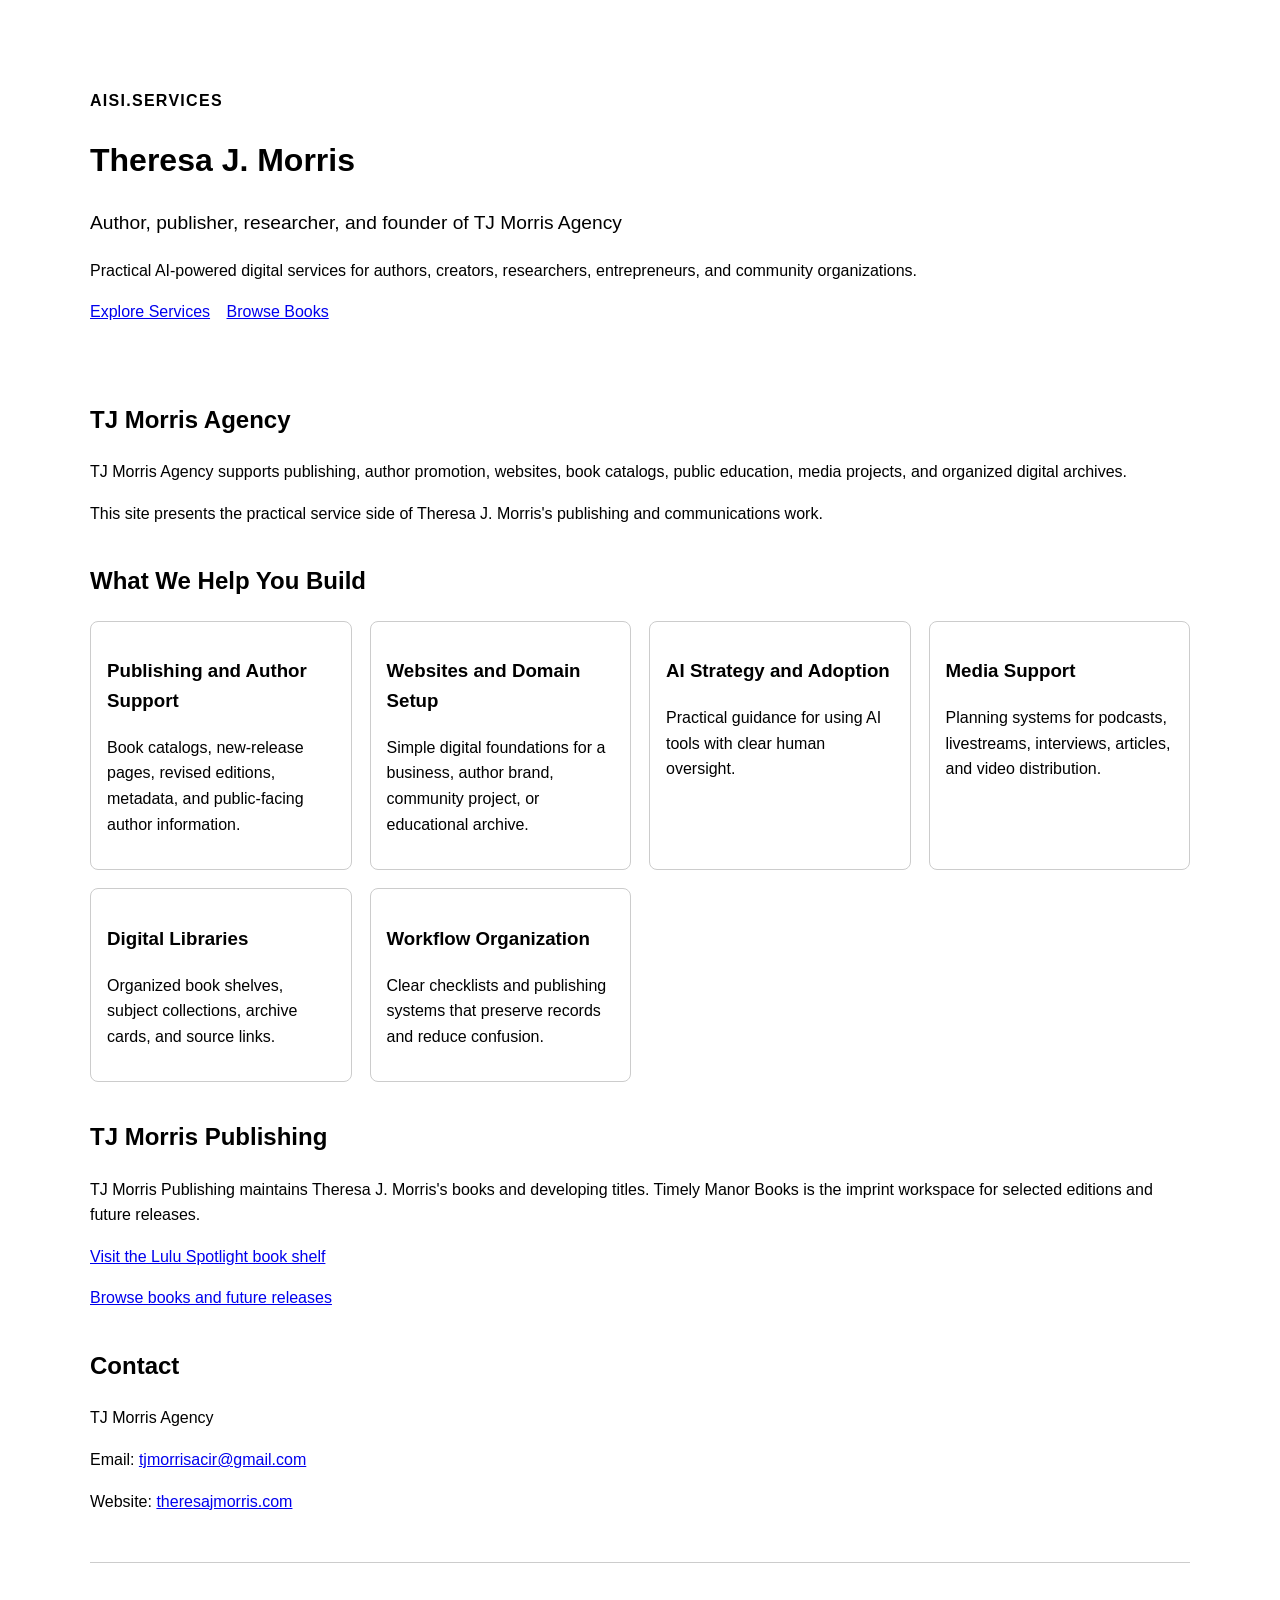
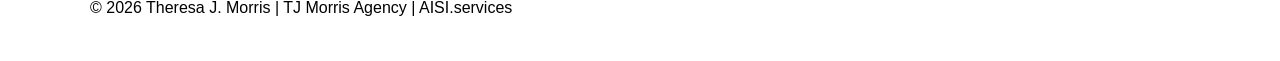
<file: site/index.html>
<!doctype html>
<html lang="en">
<head>
  <meta charset="utf-8">
  <meta name="viewport" content="width=device-width, initial-scale=1">
  <title>AISI.services | Theresa J. Morris and TJ Morris Agency</title>
  <meta name="description" content="AISI.services and TJ Morris Agency support authors, creators, researchers, and small businesses with publishing, websites, media, archives, and practical AI guidance.">
  <link rel="stylesheet" href="styles.css">
</head>
<body>
  <header class="hero">
    <p class="eyebrow">AISI.services</p>
    <h1>Theresa J. Morris</h1>
    <p class="subtitle">Author, publisher, researcher, and founder of TJ Morris Agency</p>
    <p>Practical AI-powered digital services for authors, creators, researchers, entrepreneurs, and community organizations.</p>
    <p class="actions">
      <a href="#services">Explore Services</a>
      <a href="books.html">Browse Books</a>
    </p>
  </header>

  <main>
    <section id="about">
      <h2>TJ Morris Agency</h2>
      <p>TJ Morris Agency supports publishing, author promotion, websites, book catalogs, public education, media projects, and organized digital archives.</p>
      <p>This site presents the practical service side of Theresa J. Morris's publishing and communications work.</p>
    </section>

    <section id="services">
      <h2>What We Help You Build</h2>
      <div class="grid">
        <article><h3>Publishing and Author Support</h3><p>Book catalogs, new-release pages, revised editions, metadata, and public-facing author information.</p></article>
        <article><h3>Websites and Domain Setup</h3><p>Simple digital foundations for a business, author brand, community project, or educational archive.</p></article>
        <article><h3>AI Strategy and Adoption</h3><p>Practical guidance for using AI tools with clear human oversight.</p></article>
        <article><h3>Media Support</h3><p>Planning systems for podcasts, livestreams, interviews, articles, and video distribution.</p></article>
        <article><h3>Digital Libraries</h3><p>Organized book shelves, subject collections, archive cards, and source links.</p></article>
        <article><h3>Workflow Organization</h3><p>Clear checklists and publishing systems that preserve records and reduce confusion.</p></article>
      </div>
    </section>

    <section id="publishing">
      <h2>TJ Morris Publishing</h2>
      <p>TJ Morris Publishing maintains Theresa J. Morris's books and developing titles. Timely Manor Books is the imprint workspace for selected editions and future releases.</p>
      <p><a href="https://www.lulu.com/spotlight/TJMorrisPublishing">Visit the Lulu Spotlight book shelf</a></p>
      <p><a href="books.html">Browse books and future releases</a></p>
    </section>

    <section id="contact">
      <h2>Contact</h2>
      <p>TJ Morris Agency</p>
      <p>Email: <a href="mailto:tjmorrisacir@gmail.com">tjmorrisacir@gmail.com</a></p>
      <p>Website: <a href="https://theresajmorris.com">theresajmorris.com</a></p>
    </section>
  </main>

  <footer>
    <p>&copy; 2026 Theresa J. Morris | TJ Morris Agency | AISI.services</p>
  </footer>
</body>
</html>
</file>
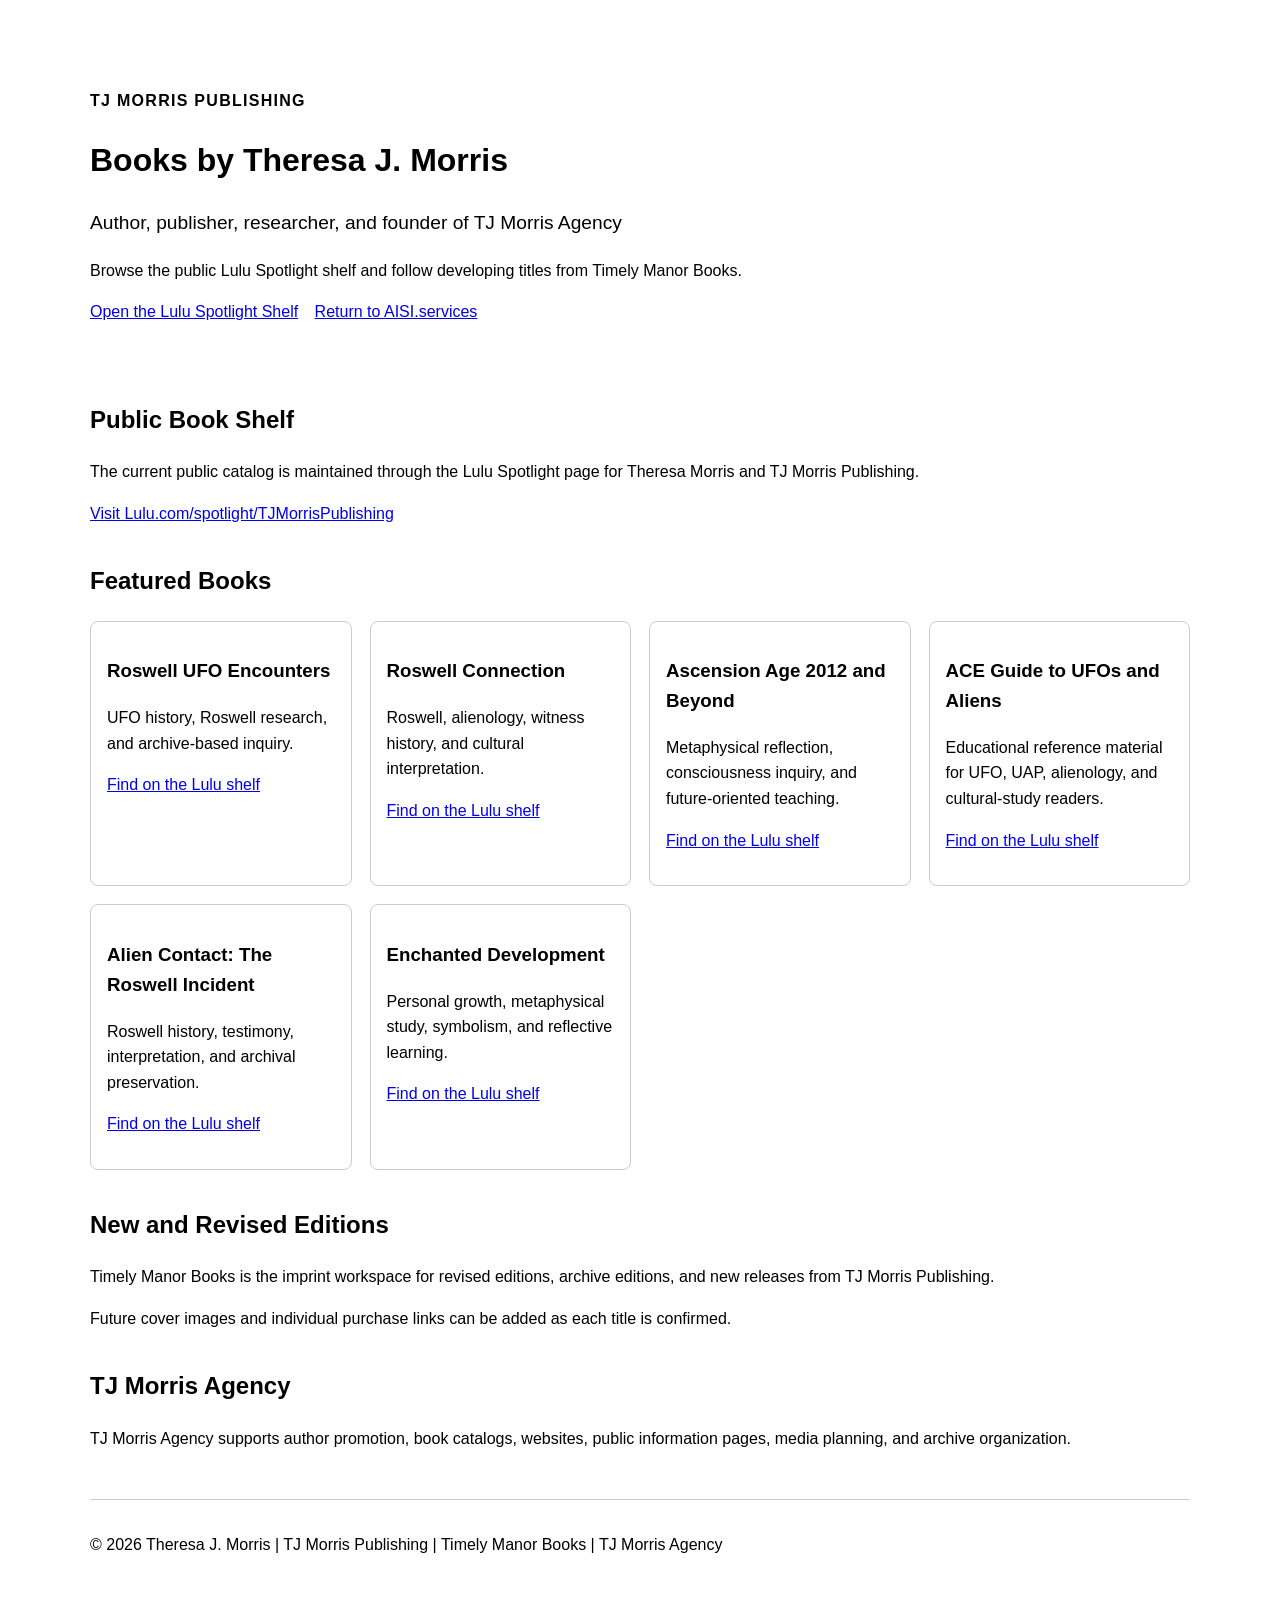
<file: drafts/aisi-services-books.html>
<!doctype html>
<html lang="en">
<head>
  <meta charset="utf-8">
  <meta name="viewport" content="width=device-width, initial-scale=1">
  <title>TJ Morris Publishing | Books by Theresa J. Morris</title>
  <meta name="description" content="Explore books, revised editions, and new releases from Theresa J. Morris, TJ Morris Publishing, and Timely Manor Books.">
  <link rel="stylesheet" href="aisi-services-style.css">
</head>
<body>
  <header class="hero">
    <p class="eyebrow">TJ Morris Publishing</p>
    <h1>Books by Theresa J. Morris</h1>
    <p class="subtitle">Author, publisher, researcher, and founder of TJ Morris Agency</p>
    <p>Browse the public Lulu Spotlight shelf and follow developing titles from Timely Manor Books.</p>
    <p class="actions">
      <a href="https://www.lulu.com/spotlight/TJMorrisPublishing">Open the Lulu Spotlight Shelf</a>
      <a href="aisi-services-homepage.html">Return to AISI.services</a>
    </p>
  </header>

  <main>
    <section>
      <h2>Public Book Shelf</h2>
      <p>The current public catalog is maintained through the Lulu Spotlight page for Theresa Morris and TJ Morris Publishing.</p>
      <p><a href="https://www.lulu.com/spotlight/TJMorrisPublishing">Visit Lulu.com/spotlight/TJMorrisPublishing</a></p>
    </section>

    <section>
      <h2>Featured Books</h2>
      <div class="grid">
        <article>
          <h3>Roswell UFO Encounters</h3>
          <p>UFO history, Roswell research, and archive-based inquiry.</p>
          <p><a href="https://www.lulu.com/spotlight/TJMorrisPublishing">Find on the Lulu shelf</a></p>
        </article>
        <article>
          <h3>Roswell Connection</h3>
          <p>Roswell, alienology, witness history, and cultural interpretation.</p>
          <p><a href="https://www.lulu.com/spotlight/TJMorrisPublishing">Find on the Lulu shelf</a></p>
        </article>
        <article>
          <h3>Ascension Age 2012 and Beyond</h3>
          <p>Metaphysical reflection, consciousness inquiry, and future-oriented teaching.</p>
          <p><a href="https://www.lulu.com/spotlight/TJMorrisPublishing">Find on the Lulu shelf</a></p>
        </article>
        <article>
          <h3>ACE Guide to UFOs and Aliens</h3>
          <p>Educational reference material for UFO, UAP, alienology, and cultural-study readers.</p>
          <p><a href="https://www.lulu.com/spotlight/TJMorrisPublishing">Find on the Lulu shelf</a></p>
        </article>
        <article>
          <h3>Alien Contact: The Roswell Incident</h3>
          <p>Roswell history, testimony, interpretation, and archival preservation.</p>
          <p><a href="https://www.lulu.com/spotlight/TJMorrisPublishing">Find on the Lulu shelf</a></p>
        </article>
        <article>
          <h3>Enchanted Development</h3>
          <p>Personal growth, metaphysical study, symbolism, and reflective learning.</p>
          <p><a href="https://www.lulu.com/spotlight/TJMorrisPublishing">Find on the Lulu shelf</a></p>
        </article>
      </div>
    </section>

    <section>
      <h2>New and Revised Editions</h2>
      <p>Timely Manor Books is the imprint workspace for revised editions, archive editions, and new releases from TJ Morris Publishing.</p>
      <p>Future cover images and individual purchase links can be added as each title is confirmed.</p>
    </section>

    <section>
      <h2>TJ Morris Agency</h2>
      <p>TJ Morris Agency supports author promotion, book catalogs, websites, public information pages, media planning, and archive organization.</p>
    </section>
  </main>

  <footer>
    <p>&copy; 2026 Theresa J. Morris | TJ Morris Publishing | Timely Manor Books | TJ Morris Agency</p>
  </footer>
</body>
</html>
</file>
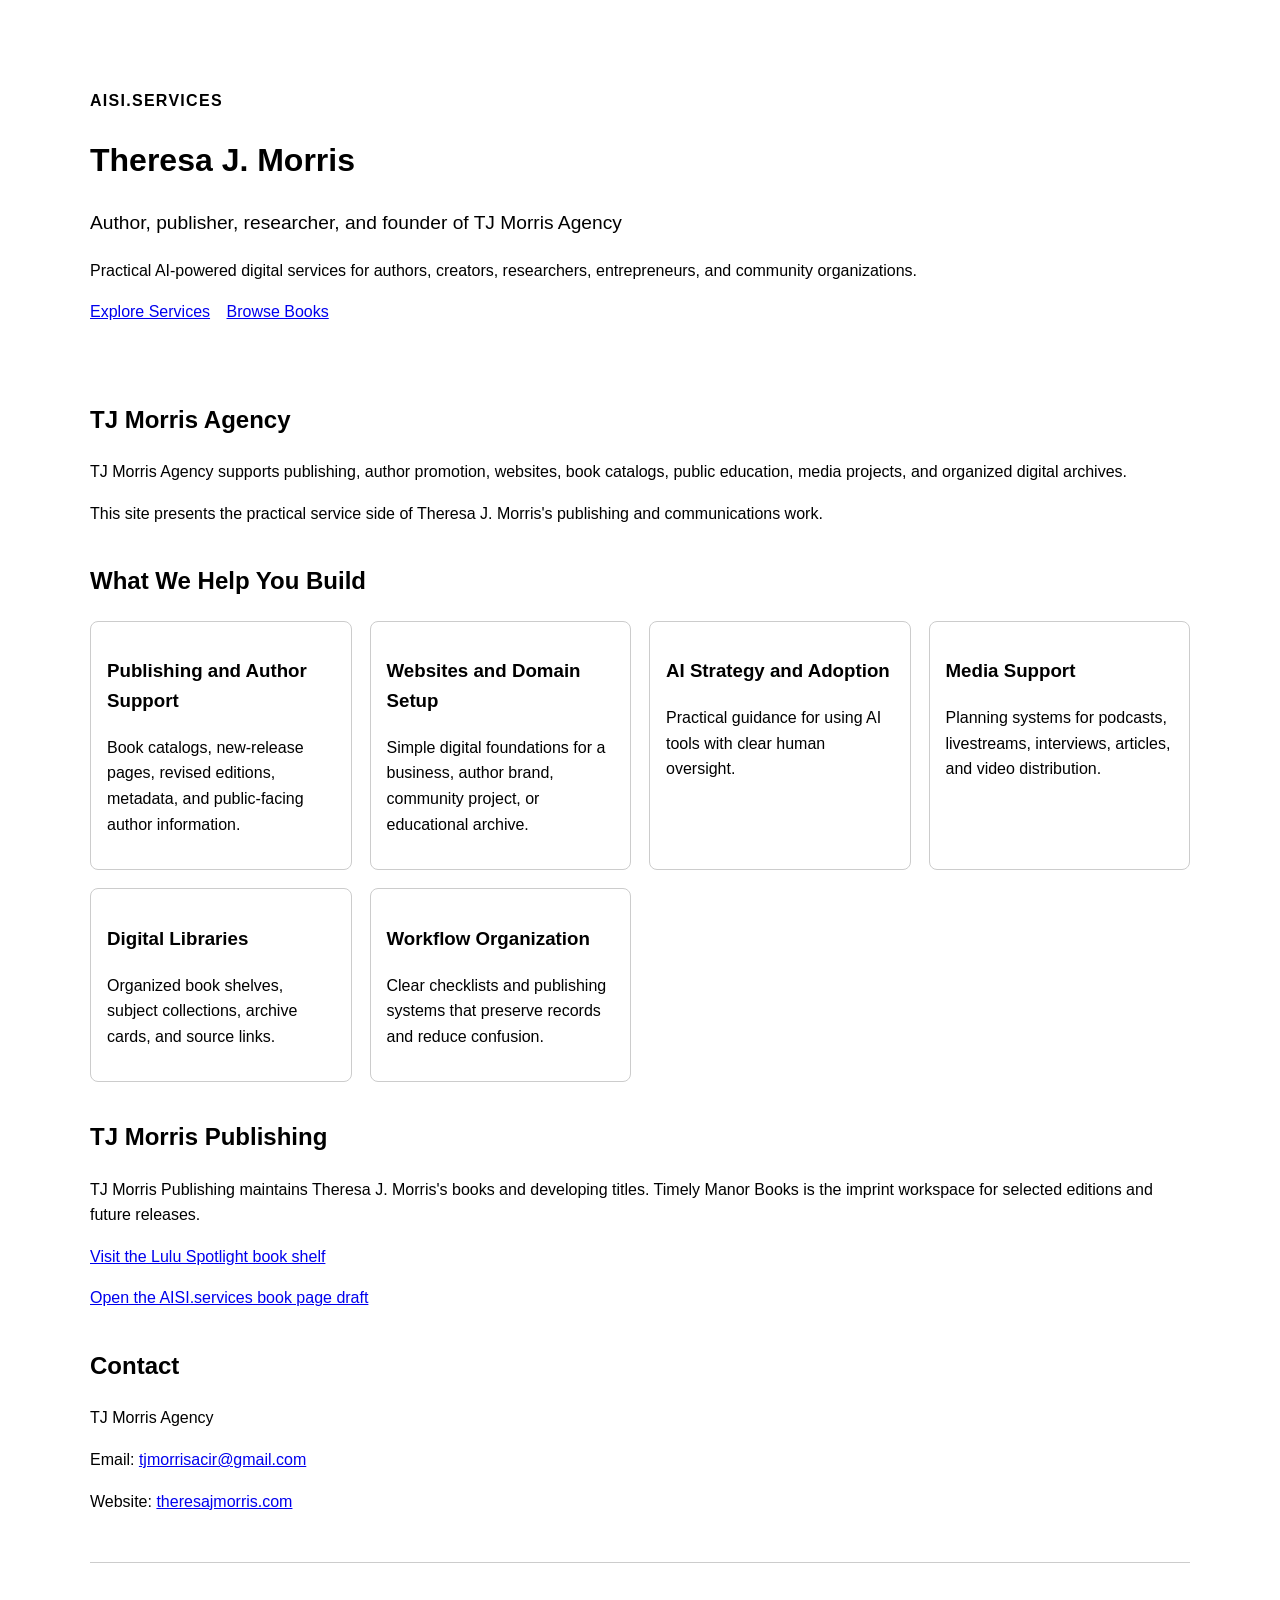
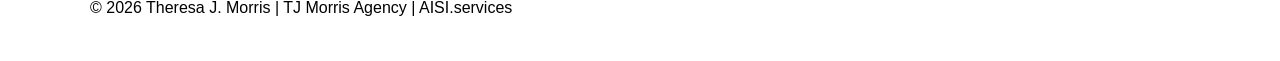
<file: drafts/aisi-services-homepage.html>
<!doctype html>
<html lang="en">
<head>
  <meta charset="utf-8">
  <meta name="viewport" content="width=device-width, initial-scale=1">
  <title>AISI.services | Theresa J. Morris and TJ Morris Agency</title>
  <meta name="description" content="AISI.services and TJ Morris Agency support authors, creators, researchers, and small businesses with publishing, websites, media, archives, and practical AI guidance.">
  <link rel="stylesheet" href="aisi-services-style.css">
</head>
<body>
  <header class="hero">
    <p class="eyebrow">AISI.services</p>
    <h1>Theresa J. Morris</h1>
    <p class="subtitle">Author, publisher, researcher, and founder of TJ Morris Agency</p>
    <p>Practical AI-powered digital services for authors, creators, researchers, entrepreneurs, and community organizations.</p>
    <p class="actions">
      <a href="#services">Explore Services</a>
      <a href="aisi-services-books.html">Browse Books</a>
    </p>
  </header>

  <main>
    <section id="about">
      <h2>TJ Morris Agency</h2>
      <p>TJ Morris Agency supports publishing, author promotion, websites, book catalogs, public education, media projects, and organized digital archives.</p>
      <p>This site presents the practical service side of Theresa J. Morris's publishing and communications work.</p>
    </section>

    <section id="services">
      <h2>What We Help You Build</h2>
      <div class="grid">
        <article><h3>Publishing and Author Support</h3><p>Book catalogs, new-release pages, revised editions, metadata, and public-facing author information.</p></article>
        <article><h3>Websites and Domain Setup</h3><p>Simple digital foundations for a business, author brand, community project, or educational archive.</p></article>
        <article><h3>AI Strategy and Adoption</h3><p>Practical guidance for using AI tools with clear human oversight.</p></article>
        <article><h3>Media Support</h3><p>Planning systems for podcasts, livestreams, interviews, articles, and video distribution.</p></article>
        <article><h3>Digital Libraries</h3><p>Organized book shelves, subject collections, archive cards, and source links.</p></article>
        <article><h3>Workflow Organization</h3><p>Clear checklists and publishing systems that preserve records and reduce confusion.</p></article>
      </div>
    </section>

    <section id="publishing">
      <h2>TJ Morris Publishing</h2>
      <p>TJ Morris Publishing maintains Theresa J. Morris's books and developing titles. Timely Manor Books is the imprint workspace for selected editions and future releases.</p>
      <p><a href="https://www.lulu.com/spotlight/TJMorrisPublishing">Visit the Lulu Spotlight book shelf</a></p>
      <p><a href="aisi-services-books.html">Open the AISI.services book page draft</a></p>
    </section>

    <section id="contact">
      <h2>Contact</h2>
      <p>TJ Morris Agency</p>
      <p>Email: <a href="mailto:tjmorrisacir@gmail.com">tjmorrisacir@gmail.com</a></p>
      <p>Website: <a href="https://theresajmorris.com">theresajmorris.com</a></p>
    </section>
  </main>

  <footer>
    <p>&copy; 2026 Theresa J. Morris | TJ Morris Agency | AISI.services</p>
  </footer>
</body>
</html>
</file>
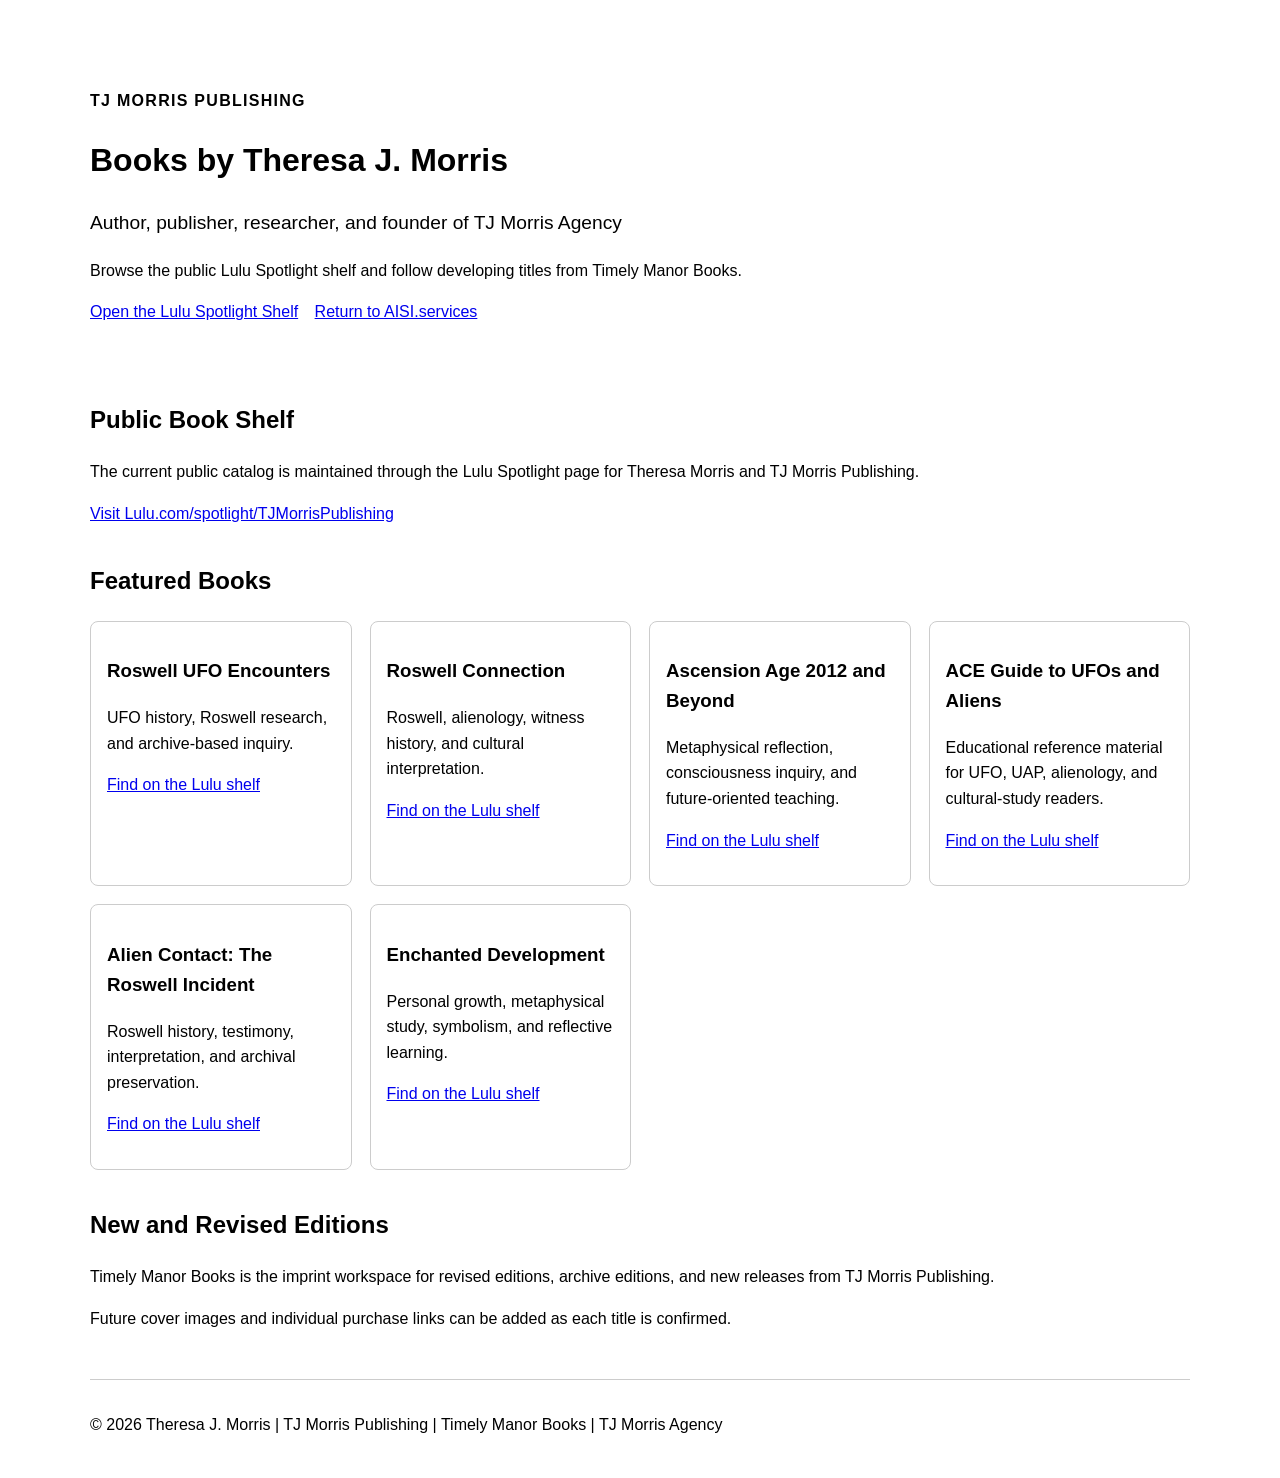
<file: site/books.html>
<!doctype html>
<html lang="en">
<head>
  <meta charset="utf-8">
  <meta name="viewport" content="width=device-width, initial-scale=1">
  <title>TJ Morris Publishing | Books by Theresa J. Morris</title>
  <meta name="description" content="Explore books, revised editions, and new releases from Theresa J. Morris, TJ Morris Publishing, and Timely Manor Books.">
  <link rel="stylesheet" href="styles.css">
</head>
<body>
  <header class="hero">
    <p class="eyebrow">TJ Morris Publishing</p>
    <h1>Books by Theresa J. Morris</h1>
    <p class="subtitle">Author, publisher, researcher, and founder of TJ Morris Agency</p>
    <p>Browse the public Lulu Spotlight shelf and follow developing titles from Timely Manor Books.</p>
    <p class="actions">
      <a href="https://www.lulu.com/spotlight/TJMorrisPublishing">Open the Lulu Spotlight Shelf</a>
      <a href="index.html">Return to AISI.services</a>
    </p>
  </header>

  <main>
    <section>
      <h2>Public Book Shelf</h2>
      <p>The current public catalog is maintained through the Lulu Spotlight page for Theresa Morris and TJ Morris Publishing.</p>
      <p><a href="https://www.lulu.com/spotlight/TJMorrisPublishing">Visit Lulu.com/spotlight/TJMorrisPublishing</a></p>
    </section>

    <section>
      <h2>Featured Books</h2>
      <div class="grid">
        <article><h3>Roswell UFO Encounters</h3><p>UFO history, Roswell research, and archive-based inquiry.</p><p><a href="https://www.lulu.com/spotlight/TJMorrisPublishing">Find on the Lulu shelf</a></p></article>
        <article><h3>Roswell Connection</h3><p>Roswell, alienology, witness history, and cultural interpretation.</p><p><a href="https://www.lulu.com/spotlight/TJMorrisPublishing">Find on the Lulu shelf</a></p></article>
        <article><h3>Ascension Age 2012 and Beyond</h3><p>Metaphysical reflection, consciousness inquiry, and future-oriented teaching.</p><p><a href="https://www.lulu.com/spotlight/TJMorrisPublishing">Find on the Lulu shelf</a></p></article>
        <article><h3>ACE Guide to UFOs and Aliens</h3><p>Educational reference material for UFO, UAP, alienology, and cultural-study readers.</p><p><a href="https://www.lulu.com/spotlight/TJMorrisPublishing">Find on the Lulu shelf</a></p></article>
        <article><h3>Alien Contact: The Roswell Incident</h3><p>Roswell history, testimony, interpretation, and archival preservation.</p><p><a href="https://www.lulu.com/spotlight/TJMorrisPublishing">Find on the Lulu shelf</a></p></article>
        <article><h3>Enchanted Development</h3><p>Personal growth, metaphysical study, symbolism, and reflective learning.</p><p><a href="https://www.lulu.com/spotlight/TJMorrisPublishing">Find on the Lulu shelf</a></p></article>
      </div>
    </section>

    <section>
      <h2>New and Revised Editions</h2>
      <p>Timely Manor Books is the imprint workspace for revised editions, archive editions, and new releases from TJ Morris Publishing.</p>
      <p>Future cover images and individual purchase links can be added as each title is confirmed.</p>
    </section>
  </main>

  <footer>
    <p>&copy; 2026 Theresa J. Morris | TJ Morris Publishing | Timely Manor Books | TJ Morris Agency</p>
  </footer>
</body>
</html>
</file>
<file: site/styles.css>
body {
  max-width: 1100px;
  margin: 0 auto;
  padding: 24px;
  font-family: Arial, sans-serif;
  line-height: 1.6;
}
.hero {
  padding: 48px 0 24px;
}
.eyebrow {
  font-weight: bold;
  letter-spacing: 0.08em;
  text-transform: uppercase;
}
.subtitle {
  font-size: 1.2rem;
}
.actions a {
  display: inline-block;
  margin-right: 12px;
}
.grid {
  display: grid;
  grid-template-columns: repeat(auto-fit, minmax(220px, 1fr));
  gap: 18px;
}
article {
  border: 1px solid #ccc;
  padding: 16px;
  border-radius: 8px;
}
section {
  margin: 36px 0;
}
footer {
  margin-top: 48px;
  padding-top: 16px;
  border-top: 1px solid #ccc;
}
</file>
<file: drafts/aisi-services-style.css>
body {
  max-width: 1100px;
  margin: 0 auto;
  padding: 24px;
  font-family: Arial, sans-serif;
  line-height: 1.6;
}
.hero {
  padding: 48px 0 24px;
}
.eyebrow {
  font-weight: bold;
  letter-spacing: 0.08em;
  text-transform: uppercase;
}
.subtitle {
  font-size: 1.2rem;
}
.actions a {
  display: inline-block;
  margin-right: 12px;
}
.grid {
  display: grid;
  grid-template-columns: repeat(auto-fit, minmax(220px, 1fr));
  gap: 18px;
}
article {
  border: 1px solid #ccc;
  padding: 16px;
  border-radius: 8px;
}
section {
  margin: 36px 0;
}
footer {
  margin-top: 48px;
  padding-top: 16px;
  border-top: 1px solid #ccc;
}
</file>
